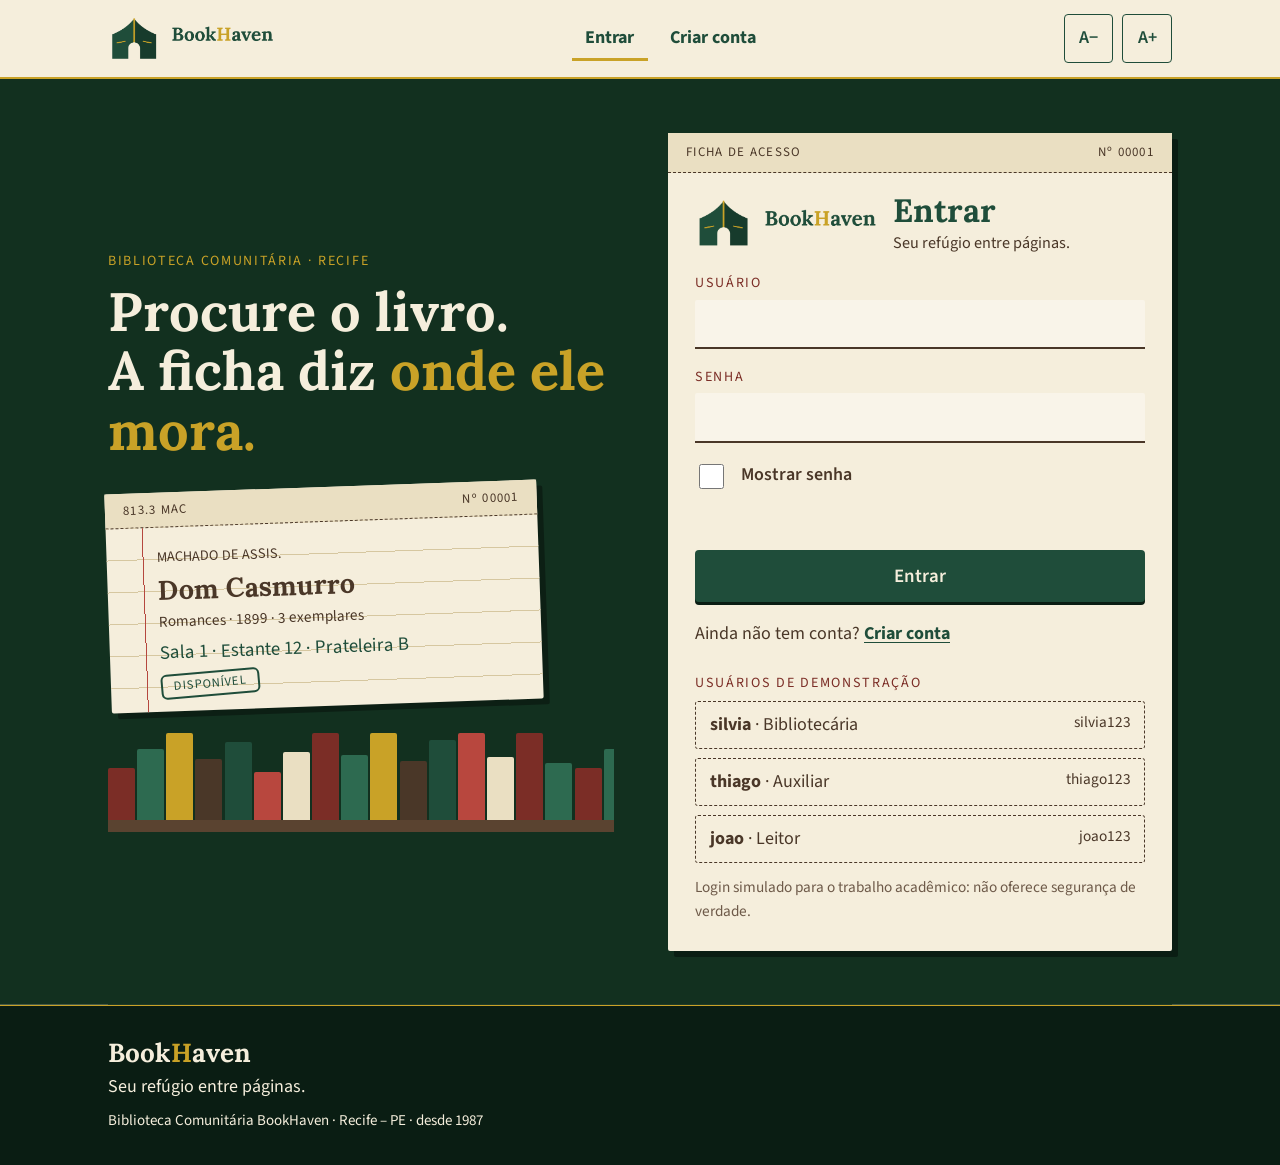
<file: index.html>
<!DOCTYPE html>
<html lang="pt-BR">
<head>
  <meta charset="UTF-8">
  <meta name="viewport" content="width=device-width, initial-scale=1">
  <title>BookHaven – Catálogo de Biblioteca</title>
  <meta name="description" content="BookHaven: seu refúgio entre páginas. Encontre livros, saiba se estão disponíveis e onde ficam.">

  <link rel="preconnect" href="https://fonts.googleapis.com">
  <link rel="preconnect" href="https://fonts.gstatic.com" crossorigin>

  <link rel="stylesheet" media="print" onload="this.media='all'"
        href="https://fonts.googleapis.com/css2?family=Lora:ital,wght@0,700;1,700&family=Source+Sans+3:wght@400;600;700&display=swap">
  <noscript><link rel="stylesheet" href="https://fonts.googleapis.com/css2?family=Lora:ital,wght@0,700;1,700&family=Source+Sans+3:wght@400;600;700&display=swap"></noscript>

  <link rel="icon" type="image/png" href="logo-6-bookhaven.png">
  <link rel="stylesheet" href="css/variables.css">
  <link rel="stylesheet" href="css/base.css">
  <link rel="stylesheet" href="css/components.css">
  <link rel="stylesheet" href="css/layout.css">
  <link rel="stylesheet" href="css/tema.css">
</head>
<body>
  <a class="pular-conteudo" href="#conteudo">Pular para o conteúdo</a>

  <div class="aviso-modulos" id="aviso-modulos" role="alert">
    <strong>Quase lá!</strong> Este navegador não permite abrir o sistema direto do arquivo.
    Abra pelo Firefox, ou rode um servidor simples na pasta
    (por exemplo: <code>python -m http.server</code>) e acesse <code>http://localhost:8000</code>.
  </div>

  <header class="cabecalho">
    <div class="container cabecalho-interno">
      <a class="logo" href="#inicio" aria-label="BookHaven – ir para o início">
        <img src="logo-6-bookhaven.png" alt="BookHaven" width="2375" height="694">
      </a>

      <nav class="navegacao" aria-label="Principal">
        <a href="#inicio" data-so-leitor>Início</a>
        <a href="#painel" data-so-equipe>Painel</a>
        <a href="#catalogo" data-so-logado>Catálogo</a>
        <a href="#gerenciar" data-so-equipe>Gerenciar</a>
        <a href="#entrar" data-so-visitante>Entrar</a>
        <a href="#cadastro" data-so-visitante>Criar conta</a>
      </nav>

      <div class="area-usuario" id="area-usuario"></div>

      <div class="controle-fonte" role="group" aria-label="Tamanho da letra">
        <button class="btn btn-secundario" type="button" data-fonte="diminuir" aria-label="Diminuir letras">A−</button>
        <button class="btn btn-secundario" type="button" data-fonte="aumentar" aria-label="Aumentar letras">A+</button>
      </div>
    </div>
  </header>

  <main class="container" id="conteudo" tabindex="-1">

    <section id="inicio" class="secao" aria-labelledby="titulo-inicio">
      <div class="faixa-escura heroi">
        <div class="heroi-texto">
          <p class="rotulo-mono rotulo-dourado">Biblioteca comunitária · Recife · desde 1987</p>
          <h1 class="heroi-slogan" id="titulo-inicio">Olá, <span id="saudacao-nome">leitor</span>. Seu <em>refúgio</em> entre páginas.</h1>
          <p class="heroi-lead">Diga o que você quer ler. A gente mostra se o livro está disponível e em qual estante ele mora.</p>
        </div>

        <div class="ficha-busca">
          <p class="rotulo-mono">Ficha de busca</p>
          <form class="busca-grande" id="form-busca-inicio" role="search">
            <span class="busca-icone" aria-hidden="true">🔍</span>
            <label for="busca-inicio" class="sr-only">Buscar por título, autor ou ISBN</label>
            <input class="busca-input" id="busca-inicio" type="search" autocomplete="off"
                   placeholder="Digite o título, o autor ou o ISBN…">
            <button class="btn btn-primario busca-botao" type="submit">Buscar</button>
          </form>
          <p class="heroi-ajuda">Ex.: “Dom Casmurro”, “Machado” ou “Jorge Amado”</p>

          <div class="resultados-busca" id="resultados-inicio" aria-live="polite" hidden></div>
        </div>
      </div>
      <div class="estante estante-larga" aria-hidden="true">
            <i style="--h:60%;--c:var(--bordo-encadernacao)"></i><i style="--h:82%;--c:#2D6A50"></i><i style="--h:100%;--c:var(--dourado-antigo)"></i><i style="--h:70%;--c:var(--marrom-cafe)"></i><i style="--h:90%;--c:var(--verde-biblioteca)"></i><i style="--h:55%;--c:#B8473E"></i><i style="--h:78%;--c:var(--pergaminho-2)"></i><i style="--h:100%;--c:var(--bordo-encadernacao)"></i><i style="--h:75%;--c:#2D6A50"></i><i style="--h:100%;--c:var(--dourado-antigo)"></i><i style="--h:68%;--c:var(--marrom-cafe)"></i><i style="--h:92%;--c:var(--verde-biblioteca)"></i><i style="--h:100%;--c:#B8473E"></i><i style="--h:72%;--c:var(--pergaminho-2)"></i><i style="--h:100%;--c:var(--bordo-encadernacao)"></i><i style="--h:65%;--c:#2D6A50"></i><i style="--h:60%;--c:var(--bordo-encadernacao)"></i><i style="--h:82%;--c:#2D6A50"></i><i style="--h:100%;--c:var(--dourado-antigo)"></i><i style="--h:70%;--c:var(--marrom-cafe)"></i><i style="--h:90%;--c:var(--verde-biblioteca)"></i><i style="--h:55%;--c:#B8473E"></i><i style="--h:78%;--c:var(--pergaminho-2)"></i><i style="--h:100%;--c:var(--bordo-encadernacao)"></i><i style="--h:75%;--c:#2D6A50"></i><i style="--h:100%;--c:var(--dourado-antigo)"></i><i style="--h:68%;--c:var(--marrom-cafe)"></i><i style="--h:92%;--c:var(--verde-biblioteca)"></i><i style="--h:100%;--c:#B8473E"></i><i style="--h:72%;--c:var(--pergaminho-2)"></i><i style="--h:100%;--c:var(--bordo-encadernacao)"></i><i style="--h:65%;--c:#2D6A50"></i><i style="--h:60%;--c:var(--bordo-encadernacao)"></i><i style="--h:82%;--c:#2D6A50"></i><i style="--h:100%;--c:var(--dourado-antigo)"></i><i style="--h:70%;--c:var(--marrom-cafe)"></i><i style="--h:90%;--c:var(--verde-biblioteca)"></i><i style="--h:55%;--c:#B8473E"></i><i style="--h:78%;--c:var(--pergaminho-2)"></i><i style="--h:100%;--c:var(--bordo-encadernacao)"></i><i style="--h:75%;--c:#2D6A50"></i><i style="--h:100%;--c:var(--dourado-antigo)"></i><i style="--h:68%;--c:var(--marrom-cafe)"></i><i style="--h:92%;--c:var(--verde-biblioteca)"></i><i style="--h:100%;--c:#B8473E"></i><i style="--h:72%;--c:var(--pergaminho-2)"></i><i style="--h:100%;--c:var(--bordo-encadernacao)"></i><i style="--h:65%;--c:#2D6A50"></i>
          </div>

      <section class="bloco-tela" aria-labelledby="titulo-categorias">
        <p class="rotulo-mono">Navegue por assunto</p>
        <h2 id="titulo-categorias">Abra uma gaveta do acervo</h2>
        <div class="chips" id="chips"></div>
      </section>

      <section class="bloco-tela" aria-labelledby="titulo-resumo">
        <h2 id="titulo-resumo">O acervo em números</h2>
        <div class="grade-resumo" id="resumo"></div>
      </section>

      <section class="bloco-tela" aria-labelledby="titulo-novidades">
        <h2 id="titulo-novidades">Novidades na estante</h2>
        <div class="faixa" id="faixa-novidades"></div>
      </section>

      <section class="bloco-tela" aria-labelledby="titulo-raras">
        <p class="rotulo-mono">Só para consulta na sala</p>
        <h2 id="titulo-raras">Obras raras</h2>
        <div class="faixa" id="faixa-raras"></div>
      </section>
    </section>

    <section id="catalogo" class="secao" aria-labelledby="titulo-catalogo">
      <div class="secao-cabecalho">
        <p class="rotulo-mono">Catálogo</p>
        <h1 id="titulo-catalogo">Todas as capas do acervo</h1>
        <p>Encontre livros, veja se estão disponíveis e onde ficam.</p>
      </div>

      <div class="filtros cartao">
        <div class="campo">
          <label for="busca-catalogo">Buscar</label>
          <input class="input" id="busca-catalogo" type="search" autocomplete="off" placeholder="Título, autor ou ISBN">
        </div>
        <div class="campo">
          <label for="filtro-categoria">Categoria</label>
          <select class="select" id="filtro-categoria"></select>
        </div>
        <div class="campo">
          <label for="filtro-status">Status</label>
          <select class="select" id="filtro-status"></select>
        </div>
        <div class="campo">
          <label for="ordem">Ordenar por</label>
          <select class="select" id="ordem">
            <option value="titulo-asc">Título (A–Z)</option>
            <option value="titulo-desc">Título (Z–A)</option>
            <option value="autor-asc">Autor (A–Z)</option>
            <option value="ano-asc">Ano (mais antigos)</option>
            <option value="ano-desc">Ano (mais recentes)</option>
            <option value="criadoEm-desc">Cadastrados recentemente</option>
          </select>
        </div>
      </div>

      <div class="barra-resultado">
        <p class="contador" id="contador" aria-live="polite"></p>
        <button class="btn btn-secundario btn-pequeno" id="limpar-filtros" type="button" hidden>Limpar busca e filtros</button>
      </div>

      <div class="grade-capas" id="grade-livros"></div>
      <div class="mais-livros">
        <button class="btn btn-secundario" id="mostrar-mais" type="button" hidden>Mostrar mais livros</button>
      </div>
    </section>

    <section id="entrar" class="secao secao-escura" aria-labelledby="titulo-entrar">
      <div class="palco">
        <div class="palco-texto">
          <p class="rotulo-mono rotulo-dourado">Biblioteca comunitária · Recife</p>
          <p class="palco-slogan" aria-hidden="true">Procure o livro.<br>A ficha diz <em>onde ele mora.</em></p>

          <div class="ficha-exemplo" aria-hidden="true">
            <div class="ficha-exemplo-topo"><span>813.3 MAC</span><span>Nº 00001</span></div>
            <div class="ficha-exemplo-corpo">
              <p class="ficha-exemplo-autor">Machado de Assis.</p>
              <p class="ficha-exemplo-titulo">Dom Casmurro</p>
              <p class="ficha-exemplo-meta">Romances · 1899 · 3 exemplares</p>
              <p class="ficha-exemplo-local">Sala 1 · Estante 12 · Prateleira B</p>
              <span class="carimbo carimbo-verde">Disponível</span>
            </div>
          </div>
          <div class="estante" aria-hidden="true">
            <i style="--h:60%;--c:var(--bordo-encadernacao)"></i><i style="--h:82%;--c:#2D6A50"></i><i style="--h:100%;--c:var(--dourado-antigo)"></i><i style="--h:70%;--c:var(--marrom-cafe)"></i><i style="--h:90%;--c:var(--verde-biblioteca)"></i><i style="--h:55%;--c:#B8473E"></i><i style="--h:78%;--c:var(--pergaminho-2)"></i><i style="--h:100%;--c:var(--bordo-encadernacao)"></i><i style="--h:75%;--c:#2D6A50"></i><i style="--h:100%;--c:var(--dourado-antigo)"></i><i style="--h:68%;--c:var(--marrom-cafe)"></i><i style="--h:92%;--c:var(--verde-biblioteca)"></i><i style="--h:100%;--c:#B8473E"></i><i style="--h:72%;--c:var(--pergaminho-2)"></i><i style="--h:100%;--c:var(--bordo-encadernacao)"></i><i style="--h:65%;--c:#2D6A50"></i><i style="--h:60%;--c:var(--bordo-encadernacao)"></i><i style="--h:82%;--c:#2D6A50"></i><i style="--h:100%;--c:var(--dourado-antigo)"></i><i style="--h:70%;--c:var(--marrom-cafe)"></i><i style="--h:90%;--c:var(--verde-biblioteca)"></i><i style="--h:55%;--c:#B8473E"></i><i style="--h:78%;--c:var(--pergaminho-2)"></i><i style="--h:100%;--c:var(--bordo-encadernacao)"></i><i style="--h:75%;--c:#2D6A50"></i><i style="--h:100%;--c:var(--dourado-antigo)"></i><i style="--h:68%;--c:var(--marrom-cafe)"></i><i style="--h:92%;--c:var(--verde-biblioteca)"></i><i style="--h:100%;--c:#B8473E"></i><i style="--h:72%;--c:var(--pergaminho-2)"></i><i style="--h:100%;--c:var(--bordo-encadernacao)"></i><i style="--h:65%;--c:#2D6A50"></i><i style="--h:60%;--c:var(--bordo-encadernacao)"></i><i style="--h:82%;--c:#2D6A50"></i><i style="--h:100%;--c:var(--dourado-antigo)"></i><i style="--h:70%;--c:var(--marrom-cafe)"></i><i style="--h:90%;--c:var(--verde-biblioteca)"></i><i style="--h:55%;--c:#B8473E"></i><i style="--h:78%;--c:var(--pergaminho-2)"></i><i style="--h:100%;--c:var(--bordo-encadernacao)"></i><i style="--h:75%;--c:#2D6A50"></i><i style="--h:100%;--c:var(--dourado-antigo)"></i><i style="--h:68%;--c:var(--marrom-cafe)"></i><i style="--h:92%;--c:var(--verde-biblioteca)"></i><i style="--h:100%;--c:#B8473E"></i><i style="--h:72%;--c:var(--pergaminho-2)"></i><i style="--h:100%;--c:var(--bordo-encadernacao)"></i><i style="--h:65%;--c:#2D6A50"></i>
          </div>
        </div>

        <div class="entrar-caixa ficha-papel">
          <div class="ficha-papel-topo"><span>Ficha de acesso</span><span>Nº 00001</span></div>
          <div class="ficha-papel-corpo">
            <div class="marca-titulo">
              <img class="marca-logo" src="logo-6-bookhaven.png" alt="BookHaven" width="2375" height="694">
              <div>
                <h1 id="titulo-entrar">Entrar</h1>
                <p class="marca-sub">Seu refúgio entre páginas.</p>
              </div>
            </div>

            <form id="form-entrar" novalidate>
              <div class="campo">
                <label for="entrar-usuario">Usuário</label>
                <input class="input" id="entrar-usuario" name="usuario" type="text" autocomplete="username"
                       autocapitalize="none" spellcheck="false" aria-required="true" aria-describedby="erro-entrar">
              </div>
              <div class="campo">
                <label for="entrar-senha">Senha</label>
                <input class="input" id="entrar-senha" name="senha" type="password" autocomplete="current-password"
                       aria-required="true" aria-describedby="erro-entrar">
              </div>
              <label class="campo-check">
                <input type="checkbox" id="mostrar-senha">
                <span>Mostrar senha</span>
              </label>
              <p class="erro-geral" id="erro-entrar" role="alert"></p>
              <button class="btn btn-primario btn-grande btn-bloco" type="submit">Entrar</button>
            </form>

            <div id="entrar-logado" hidden>
              <p id="entrar-logado-texto"></p>
              <div class="acoes-entrar">
                <a class="btn btn-primario" href="#inicio">Ir para o Início</a>
                <button class="btn btn-secundario" type="button" data-sair>Sair</button>
              </div>
            </div>

            <p class="link-troca">Ainda não tem conta? <a href="#cadastro">Criar conta</a></p>

            <div class="demo-usuarios">
              <h2>Usuários de demonstração</h2>
              <ul id="lista-demo"></ul>
              <p class="ajuda">Login simulado para o trabalho acadêmico: não oferece segurança de verdade.</p>
            </div>
          </div>
        </div>
      </div>
    </section>

    <section id="cadastro" class="secao secao-escura" aria-labelledby="titulo-cadastro">
      <div class="palco">
        <div class="palco-texto">
          <p class="rotulo-mono rotulo-dourado">Biblioteca comunitária · Recife</p>
          <p class="palco-slogan" aria-hidden="true">Procure o livro.<br>A ficha diz <em>onde ele mora.</em></p>

          <div class="ficha-exemplo" aria-hidden="true">
            <div class="ficha-exemplo-topo"><span>813.3 MAC</span><span>Nº 00001</span></div>
            <div class="ficha-exemplo-corpo">
              <p class="ficha-exemplo-autor">Machado de Assis.</p>
              <p class="ficha-exemplo-titulo">Dom Casmurro</p>
              <p class="ficha-exemplo-meta">Romances · 1899 · 3 exemplares</p>
              <p class="ficha-exemplo-local">Sala 1 · Estante 12 · Prateleira B</p>
              <span class="carimbo carimbo-verde">Disponível</span>
            </div>
          </div>
          <div class="estante" aria-hidden="true">
            <i style="--h:60%;--c:var(--bordo-encadernacao)"></i><i style="--h:82%;--c:#2D6A50"></i><i style="--h:100%;--c:var(--dourado-antigo)"></i><i style="--h:70%;--c:var(--marrom-cafe)"></i><i style="--h:90%;--c:var(--verde-biblioteca)"></i><i style="--h:55%;--c:#B8473E"></i><i style="--h:78%;--c:var(--pergaminho-2)"></i><i style="--h:100%;--c:var(--bordo-encadernacao)"></i><i style="--h:75%;--c:#2D6A50"></i><i style="--h:100%;--c:var(--dourado-antigo)"></i><i style="--h:68%;--c:var(--marrom-cafe)"></i><i style="--h:92%;--c:var(--verde-biblioteca)"></i><i style="--h:100%;--c:#B8473E"></i><i style="--h:72%;--c:var(--pergaminho-2)"></i><i style="--h:100%;--c:var(--bordo-encadernacao)"></i><i style="--h:65%;--c:#2D6A50"></i><i style="--h:60%;--c:var(--bordo-encadernacao)"></i><i style="--h:82%;--c:#2D6A50"></i><i style="--h:100%;--c:var(--dourado-antigo)"></i><i style="--h:70%;--c:var(--marrom-cafe)"></i><i style="--h:90%;--c:var(--verde-biblioteca)"></i><i style="--h:55%;--c:#B8473E"></i><i style="--h:78%;--c:var(--pergaminho-2)"></i><i style="--h:100%;--c:var(--bordo-encadernacao)"></i><i style="--h:75%;--c:#2D6A50"></i><i style="--h:100%;--c:var(--dourado-antigo)"></i><i style="--h:68%;--c:var(--marrom-cafe)"></i><i style="--h:92%;--c:var(--verde-biblioteca)"></i><i style="--h:100%;--c:#B8473E"></i><i style="--h:72%;--c:var(--pergaminho-2)"></i><i style="--h:100%;--c:var(--bordo-encadernacao)"></i><i style="--h:65%;--c:#2D6A50"></i><i style="--h:60%;--c:var(--bordo-encadernacao)"></i><i style="--h:82%;--c:#2D6A50"></i><i style="--h:100%;--c:var(--dourado-antigo)"></i><i style="--h:70%;--c:var(--marrom-cafe)"></i><i style="--h:90%;--c:var(--verde-biblioteca)"></i><i style="--h:55%;--c:#B8473E"></i><i style="--h:78%;--c:var(--pergaminho-2)"></i><i style="--h:100%;--c:var(--bordo-encadernacao)"></i><i style="--h:75%;--c:#2D6A50"></i><i style="--h:100%;--c:var(--dourado-antigo)"></i><i style="--h:68%;--c:var(--marrom-cafe)"></i><i style="--h:92%;--c:var(--verde-biblioteca)"></i><i style="--h:100%;--c:#B8473E"></i><i style="--h:72%;--c:var(--pergaminho-2)"></i><i style="--h:100%;--c:var(--bordo-encadernacao)"></i><i style="--h:65%;--c:#2D6A50"></i>
          </div>
        </div>

        <div class="entrar-caixa ficha-papel">
          <div class="ficha-papel-topo"><span>Nova ficha de leitor</span><span>Nº 4003</span></div>
          <div class="ficha-papel-corpo">
            <h1 id="titulo-cadastro">Criar conta</h1>
            <p class="ajuda-topo">Depois do cadastro, você volta para a tela de login.</p>

        <form id="form-cadastro" novalidate>
          <div class="campo">
            <label for="cad-nome">Nome</label>
            <input class="input" id="cad-nome" name="nome" type="text" autocomplete="name" maxlength="60"
                   aria-required="true" aria-describedby="erro-cadastro">
          </div>
          <div class="campo">
            <label for="cad-usuario">Usuário</label>
            <input class="input" id="cad-usuario" name="usuario" type="text" autocomplete="username"
                   autocapitalize="none" spellcheck="false" maxlength="20" aria-required="true"
                   aria-describedby="ajuda-usuario erro-cadastro">
            <span class="ajuda" id="ajuda-usuario">De 3 a 20 caracteres: letras sem acento, números, ponto, hífen ou sublinhado.</span>
          </div>
          <div class="campo">
            <label for="cad-senha">Senha</label>
            <input class="input" id="cad-senha" name="senha" type="password" autocomplete="new-password"
                   aria-required="true" aria-describedby="ajuda-senha erro-cadastro">
            <span class="ajuda" id="ajuda-senha">Pelo menos 6 caracteres.</span>
          </div>
          <div class="campo">
            <label for="cad-confirmar">Repita a senha</label>
            <input class="input" id="cad-confirmar" name="confirmar" type="password" autocomplete="new-password"
                   aria-required="true" aria-describedby="erro-cadastro">
          </div>
          <label class="campo-check">
            <input type="checkbox" id="mostrar-senha-cadastro">
            <span>Mostrar senhas</span>
          </label>
          <ul class="erro-lista" id="erro-cadastro" role="alert"></ul>
          <div class="acoes-entrar">
            <button class="btn btn-primario btn-grande btn-bloco" type="submit">Criar minha conta</button>
            <a class="link-voltar" href="#entrar">← Voltar ao login</a>
          </div>
        </form>
            <p class="ajuda nota-demo">Cadastro simulado para o trabalho acadêmico: as contas ficam só neste navegador.</p>
          </div>
        </div>
      </div>
    </section>

    <section id="painel" class="secao" aria-labelledby="titulo-painel">
      <div class="faixa-escura painel-topo">
        <div class="painel-topo-linha">
          <div>
            <p class="rotulo-mono rotulo-dourado">Painel da equipe</p>
            <h1 id="titulo-painel">Bom trabalho, <span id="painel-nome">equipe</span>.</h1>
            <p id="painel-saudacao"></p>
          </div>
          <div class="painel-acoes">
            <button type="button" class="btn btn-dourado" id="painel-novo">+ Cadastrar livro</button>
            <button type="button" class="btn btn-contorno" id="painel-perdidos">Conferir perdidos</button>
            <button type="button" class="btn btn-contorno" id="painel-exportar">Exportar inventário</button>
          </div>
        </div>
        <h2 class="sr-only">Visão geral do acervo</h2>
        <div class="grade-resumo" id="painel-resumo"></div>
      </div>

      <div class="painel-grade">
        <section class="cartao painel-bloco" aria-labelledby="titulo-atencao">
          <h2 id="titulo-atencao">Precisa de atenção: perdidos</h2>
          <ul class="lista-painel" id="painel-atencao"></ul>
        </section>

        <section class="cartao painel-bloco" aria-labelledby="titulo-categorias">
          <h2 id="titulo-categorias">Acervo por categoria</h2>
          <div id="painel-categorias"></div>
        </section>

        <section class="cartao painel-bloco" aria-labelledby="titulo-atividade">
          <h2 id="titulo-atividade">Atividade recente da equipe</h2>
          <ul class="lista-painel" id="painel-atividade"></ul>
        </section>
      </div>

      <section class="cartao painel-bloco" aria-labelledby="titulo-situacao">
        <h2 id="titulo-situacao">Situação do acervo</h2>
        <ul class="barras" id="painel-barras"></ul>
      </section>

      <section class="cartao painel-bloco" id="painel-contas-bloco" aria-labelledby="titulo-contas" hidden>
        <h2 id="titulo-contas">Contas e perfis</h2>
        <p>Defina quem é <strong>Leitor</strong> (só consulta) ou <strong>Auxiliar</strong> (ajuda no cadastro e na conferência).</p>
        <div id="painel-contas"></div>
      </section>
    </section>

    <section id="gerenciar" class="secao" aria-labelledby="titulo-gerenciar">
      <div class="secao-cabecalho">
        <p class="rotulo-mono">Gerenciar acervo</p>
        <h1 id="titulo-gerenciar">Tabela do acervo</h1>
        <p id="resumo-gerenciar"></p>
        <p class="nota-perfil" id="nota-perfil"></p>
      </div>

      <div class="ferramentas">
        <button class="btn btn-primario btn-grande" id="novo-livro" type="button">+ Novo livro</button>
        <div class="ferramentas-extra">
          <button class="btn btn-secundario btn-pequeno" id="exportar" type="button">Exportar JSON</button>
          <button class="btn btn-secundario btn-pequeno" id="importar" type="button">Importar JSON</button>
          <button class="btn btn-secundario btn-pequeno" id="restaurar" type="button">Restaurar dados de exemplo</button>
          <input type="file" id="arquivo-importar" accept=".json,application/json" aria-label="Escolher arquivo JSON para importar" hidden>
        </div>
      </div>

      <div class="filtros-gerenciar cartao">
        <div class="campo">
          <label for="busca-gerenciar">Buscar</label>
          <input class="input" id="busca-gerenciar" type="search" autocomplete="off" placeholder="Título, autor ou ISBN">
        </div>
        <div class="campo">
          <label for="filtro-status-gerenciar">Status</label>
          <select class="select" id="filtro-status-gerenciar"></select>
        </div>
      </div>

      <p class="contador" id="contador-gerenciar" aria-live="polite"></p>
      <div class="tabela-wrap" id="tabela-gerenciar"></div>
    </section>

  </main>

  <footer class="rodape">
    <div class="container">
      <p class="slogan">Book<span>H</span>aven</p>
      <p>Seu refúgio entre páginas.</p>
      <p><small>Biblioteca Comunitária BookHaven · Recife – PE · desde 1987</small></p>
    </div>
  </footer>

  <dialog class="modal modal-ficha" id="modal-ficha" aria-labelledby="ficha-titulo">
    <div id="ficha-conteudo"></div>
  </dialog>

  <dialog class="modal modal-formulario" id="modal-formulario" aria-labelledby="formulario-titulo" data-nao-fechar-no-fundo>
    <form id="formulario-livro" novalidate></form>
  </dialog>

  <dialog class="modal modal-confirmar" id="modal-confirmar" aria-labelledby="confirmar-titulo">
    <form method="dialog">
      <div class="modal-corpo">
        <h2 class="modal-titulo" id="confirmar-titulo"></h2>
        <p id="confirmar-mensagem"></p>
      </div>
      <div class="modal-acoes">
        <button class="btn btn-secundario" value="nao" autofocus>Cancelar</button>
        <button class="btn btn-perigo" value="sim" data-confirmar-sim>Confirmar</button>
      </div>
    </form>
  </dialog>

  <script type="module" src="js/main.js"></script>
  <script>
    window.addEventListener('load', () => {
      setTimeout(() => {
        if (document.documentElement.dataset.js !== 'ok') {
          document.getElementById('aviso-modulos').classList.add('visivel');
          document.getElementById('inicio').classList.add('ativa');
        }
      }, 300);
    });
  </script>
</body>
</html>
</file>
<file: css/variables.css>
:root {

  --verde-biblioteca: #1F4D3A;
  --bordo-encadernacao: #7B2D26;
  --dourado-antigo: #C9A227;
  --pergaminho: #F5EEDC;
  --marrom-cafe: #4A3728;

  --verde-escuro: #163829;
  --verde-suave: #E2EDE6;
  --bordo-escuro: #5E211C;
  --bordo-suave: #F3DFDC;
  --dourado-suave: #F6EBC3;
  --superficie: #FBF6E8;
  --pergaminho-2: #EADFC2;
  --verde-fundo: #12301F;
  --verde-profundo: #0A1D13;
  --gaveta: #5A4330;
  --gaveta-borda: #3B2A1D;
  --linha-ficha: #D6C7A0;
  --margem-ficha: #B5473E;
  --borda: #DCCFB0;
  --borda-campo: #85704F;
  --texto-suave: #6E5A49;

  --fonte-titulo: "Lora", Georgia, "Times New Roman", serif;
  --fonte-ficha: "Source Sans 3", system-ui, -apple-system, "Segoe UI", sans-serif;
  --fonte-texto: "Source Sans 3", system-ui, -apple-system, "Segoe UI", sans-serif;

  --tamanho-base: 18px;

  --espaco-1: 0.25rem;
  --espaco-2: 0.5rem;
  --espaco-3: 0.75rem;
  --espaco-4: 1rem;
  --espaco-5: 1.5rem;
  --espaco-6: 2rem;
  --espaco-7: 3rem;

  --raio-pequeno: 8px;
  --raio: 14px;
  --raio-grande: 22px;
  --sombra-suave: 0 2px 8px rgb(74 55 40 / 0.10);
  --sombra-media: 0 8px 24px rgb(74 55 40 / 0.16);

  --transicao: 0.18s ease;

  --largura-max: 1100px;
}

@media (prefers-contrast: more) {
  :root {
    --texto-suave: var(--marrom-cafe);
    --borda: #85704F;
    --borda-campo: #4A3728;
  }
}
</file>
<file: css/base.css>
*,
*::before,
*::after {
  box-sizing: border-box;
}

html {

  font-size: var(--tamanho-base);
  -webkit-text-size-adjust: 100%;
}

body {
  margin: 0;
  min-height: 100vh;
  font-family: var(--fonte-texto);
  line-height: 1.55;
  color: var(--marrom-cafe);
  background: var(--pergaminho);
}

h1, h2, h3, h4 {
  margin: 0 0 var(--espaco-3);
  font-family: var(--fonte-titulo);
  font-weight: 700;
  line-height: 1.2;
  color: var(--verde-biblioteca);
}

h1 { font-size: 2rem; }
h2 { font-size: 1.6rem; }
h3 { font-size: 1.25rem; }

p { margin: 0 0 var(--espaco-4); }

a {
  color: var(--verde-biblioteca);
  text-underline-offset: 3px;
}

img { max-width: 100%; display: block; }

button, input, select, textarea { font: inherit; color: inherit; }

:focus-visible {
  outline: 3px solid var(--dourado-antigo);
  outline-offset: 2px;
}

.sr-only {
  position: absolute;
  width: 1px;
  height: 1px;
  overflow: hidden;
  clip: rect(0 0 0 0);
  white-space: nowrap;
}

@media (prefers-reduced-motion: reduce) {
  *, *::before, *::after {
    transition: none !important;
    animation: none !important;
  }
}

[hidden] { display: none !important; }

[tabindex="-1"]:focus { outline: none; }

.pular-conteudo {
  position: absolute;
  top: var(--espaco-3);
  left: var(--espaco-3);
  transform: translateY(-300%);
  z-index: 2000;
  padding: var(--espaco-3) var(--espaco-5);
  border-radius: var(--raio);
  background: var(--verde-biblioteca);
  color: #fff;
  font-weight: 700;
  text-decoration: none;
  transition: transform var(--transicao);
}
.pular-conteudo:focus { transform: none; }
</file>
<file: css/components.css>
.btn {
  display: inline-flex;
  align-items: center;
  justify-content: center;
  gap: var(--espaco-2);
  min-height: 2.75rem;
  padding: var(--espaco-2) var(--espaco-5);
  border: 2px solid transparent;
  border-radius: var(--raio);
  font-weight: 600;
  text-decoration: none;
  cursor: pointer;
  transition: background var(--transicao), transform var(--transicao),
              box-shadow var(--transicao);
}
.btn:hover { transform: translateY(-1px); box-shadow: var(--sombra-suave); }
.btn:active { transform: translateY(0); }
.btn:disabled { opacity: 0.5; cursor: not-allowed; transform: none; box-shadow: none; }

.btn-primario { background: var(--verde-biblioteca); color: #fff; }
.btn-primario:hover { background: var(--verde-escuro); }

.btn-secundario {
  background: transparent;
  color: var(--verde-biblioteca);
  border-color: var(--verde-biblioteca);
}
.btn-secundario:hover { background: var(--verde-suave); }

.btn-perigo { background: var(--bordo-encadernacao); color: #fff; }
.btn-perigo:hover { background: var(--bordo-escuro); }

.btn-pequeno { min-height: 2.25rem; padding: var(--espaco-1) var(--espaco-3); font-size: 0.9rem; }

.campo { display: flex; flex-direction: column; gap: var(--espaco-1); margin-bottom: var(--espaco-4); }
.campo label { font-weight: 600; }
.campo .ajuda { font-size: 0.85rem; color: var(--texto-suave); }

.input,
.select,
.textarea {
  width: 100%;
  min-height: 2.75rem;
  padding: var(--espaco-2) var(--espaco-3);
  background: var(--superficie);
  border: 2px solid var(--borda-campo);
  border-radius: var(--raio-pequeno);
  transition: border-color var(--transicao), box-shadow var(--transicao);
}
.textarea { min-height: 6rem; resize: vertical; }
.input:hover, .select:hover, .textarea:hover { border-color: var(--verde-biblioteca); }
.input::placeholder, .busca-input::placeholder { color: var(--texto-suave); opacity: 1; }

.input:focus, .select:focus, .textarea:focus { border-color: var(--verde-biblioteca); }

.campo.invalido .input,
.campo.invalido .select { border-color: var(--bordo-encadernacao); }
.campo .erro { display: none; font-size: 0.85rem; color: var(--bordo-encadernacao); font-weight: 600; }
.campo.invalido .erro { display: block; }

.badge {
  display: inline-flex;
  align-items: center;
  gap: var(--espaco-2);
  padding: 0.15rem 0.7rem;
  border-radius: 999px;
  font-size: 0.85rem;
  font-weight: 700;
  white-space: nowrap;
}

.badge::before {
  content: "";
  width: 0.55rem;
  height: 0.55rem;
  border-radius: 50%;
  background: currentColor;
}
.badge-disponivel { background: var(--verde-suave); color: var(--verde-biblioteca); }
.badge-emprestado { background: var(--dourado-suave); color: #7A5F0A; }
.badge-perdido    { background: var(--bordo-suave); color: var(--bordo-encadernacao); }

.selo-raro {
  display: inline-flex;
  align-items: center;
  gap: var(--espaco-1);
  padding: 0.15rem 0.7rem;
  border-radius: 999px;
  font-size: 0.8rem;
  font-weight: 700;
  letter-spacing: 0.03em;
  text-transform: uppercase;
  color: #4A3728;
  background: linear-gradient(135deg, #E6C65A, var(--dourado-antigo) 55%, #A9831A);
  box-shadow: 0 1px 3px rgb(74 55 40 / 0.3);
}
.selo-raro::before { content: "★"; }

.cartao {
  background: var(--superficie);
  border: 1px solid var(--borda);
  border-radius: var(--raio);
  box-shadow: var(--sombra-suave);
  padding: var(--espaco-5);
  transition: box-shadow var(--transicao), transform var(--transicao);
}

.capa {
  flex: none;
  position: relative;
  display: flex;
  flex-direction: column;
  justify-content: space-between;
  width: var(--capa-w, 6rem);
  aspect-ratio: 2 / 3;
  padding: var(--espaco-2);
  border-radius: 4px 10px 10px 4px;
  color: var(--pergaminho);
  text-align: center;
  box-shadow: var(--sombra-suave), inset 4px 0 0 rgb(0 0 0 / 0.25);
  overflow: hidden;
}
.capa::after {
  content: "";
  position: absolute;
  inset: 0.35rem 0.35rem 0.35rem 0.6rem;
  border: 1px solid rgb(201 162 39 / 0.7);
  border-radius: 2px 6px 6px 2px;
  pointer-events: none;
}
.capa-titulo {
  font-family: var(--fonte-titulo); font-weight: 700; line-height: 1.15;
  font-size: calc(var(--capa-w, 6rem) * 0.12);
  margin: auto 0; padding: 0 0.4rem;
  overflow-wrap: anywhere;
  display: -webkit-box; -webkit-line-clamp: 5; -webkit-box-orient: vertical; overflow: hidden;
}
.capa-autor { font-size: calc(var(--capa-w, 6rem) * 0.095); opacity: 0.9; padding: 0 0.4rem 0.3rem; }
.capa-verde   { background: linear-gradient(160deg, #2D6A50, var(--verde-biblioteca) 60%, var(--verde-escuro)); }

.capa-dourado { background: linear-gradient(160deg, #876A12, #7A5F10 55%, var(--marrom-cafe)); }

.modal {
  width: min(32rem, calc(100% - 2rem));
  padding: 0;
  border: none;
  border-radius: var(--raio-grande);
  background: var(--superficie);
  color: var(--marrom-cafe);
  box-shadow: var(--sombra-media);
}
.modal::backdrop { background: rgb(74 55 40 / 0.55); }
.modal[open] { animation: modal-entrar 0.2s ease; }
.modal-corpo { padding: var(--espaco-5); }
.modal-titulo { margin-bottom: var(--espaco-3); }
.modal-acoes {
  display: flex;
  justify-content: flex-end;
  flex-wrap: wrap;
  gap: var(--espaco-3);
  padding: var(--espaco-4) var(--espaco-5);
  border-top: 1px solid var(--borda);
  background: var(--pergaminho);
  border-radius: 0 0 var(--raio-grande) var(--raio-grande);
}
@keyframes modal-entrar {
  from { opacity: 0; transform: translateY(12px) scale(0.98); }
  to   { opacity: 1; transform: none; }
}

.toast-area {
  position: fixed;
  right: var(--espaco-4);
  bottom: var(--espaco-4);
  left: var(--espaco-4);
  z-index: 1000;
  display: flex;
  flex-direction: column;
  align-items: flex-end;
  gap: var(--espaco-3);
  pointer-events: none;
}
.toast {
  max-width: 26rem;
  padding: var(--espaco-3) var(--espaco-4);
  border-radius: var(--raio);
  border-left: 6px solid var(--dourado-antigo);
  background: var(--verde-biblioteca);
  color: #fff;
  font-weight: 600;
  box-shadow: var(--sombra-media);
  animation: toast-entrar 0.25s ease;
  pointer-events: auto;
}
.toast-erro { background: var(--bordo-encadernacao); }
.toast-saindo { opacity: 0; transform: translateY(8px); transition: opacity 0.25s, transform 0.25s; }
@keyframes toast-entrar {
  from { opacity: 0; transform: translateY(12px); }
  to   { opacity: 1; transform: none; }
}

.estado-vazio {
  display: flex;
  flex-direction: column;
  align-items: center;
  gap: var(--espaco-3);
  padding: var(--espaco-7) var(--espaco-5);
  text-align: center;
  background: var(--superficie);
  border: 2px dashed var(--borda);
  border-radius: var(--raio-grande);
}
.estado-vazio .icone { font-size: 3rem; line-height: 1; }
.estado-vazio h3 { margin: 0; }
.estado-vazio p { margin: 0; max-width: 30rem; color: var(--texto-suave); }

.capa-marrom { background: linear-gradient(160deg, #6B4F3A, var(--marrom-cafe) 60%, #2E2118); }

.capa-rara { box-shadow: 0 0 0 2px var(--dourado-antigo), var(--sombra-media), inset 4px 0 0 rgb(0 0 0 / 0.25); }

.capa-indisponivel { filter: grayscale(0.8) opacity(0.75); }

@keyframes item-entrar {
  from { opacity: 0; transform: translateY(10px); }
  to   { opacity: 1; transform: none; }
}

.item-livro {
  display: flex;
  flex-direction: column;
  align-items: center;
  gap: var(--espaco-2);
  width: 100%;
  padding: var(--espaco-3) var(--espaco-2);
  background: transparent;
  border: 2px solid transparent;
  border-radius: var(--raio);
  text-align: center;
  cursor: pointer;
  animation: item-entrar 0.35s ease both;
  animation-delay: calc(min(var(--i, 0), 12) * 35ms);
  transition: transform var(--transicao), background var(--transicao), box-shadow var(--transicao);
}
.item-livro:hover { background: var(--superficie); box-shadow: var(--sombra-suave); transform: translateY(-4px); }
.item-titulo { font-family: var(--fonte-titulo); font-weight: 700; line-height: 1.2; color: var(--verde-biblioteca); }
.item-autor { font-size: 0.9rem; color: var(--texto-suave); }
.item-livro .marcas { display: flex; flex-wrap: wrap; justify-content: center; gap: var(--espaco-1); }

.busca-grande {
  display: flex;
  align-items: center;
  gap: var(--espaco-2);
  width: 100%;
  max-width: 46rem;
  margin-inline: auto;
  padding: var(--espaco-2);
  background: #fff;
  border: 3px solid var(--verde-biblioteca);
  border-radius: 999px;
  box-shadow: var(--sombra-media);
  transition: border-color var(--transicao), box-shadow var(--transicao);
}

.busca-grande:focus-within {
  border-color: var(--dourado-antigo);
  box-shadow: 0 0 0 5px rgb(201 162 39 / 0.35), var(--sombra-media);
}
.busca-icone { padding-left: var(--espaco-3); font-size: 1.5rem; line-height: 1; }
.busca-input {
  flex: 1;
  min-width: 0;
  padding: var(--espaco-3) var(--espaco-2);
  border: none;
  background: transparent;
  font-size: 1.3rem;
}
.busca-input:focus { outline: none; }
.busca-botao { min-height: 3.25rem; padding-inline: var(--espaco-6); border-radius: 999px; }

.resultados-busca { width: 100%; max-width: 46rem; margin: var(--espaco-4) auto 0; text-align: left; }
.resultados-info { margin: 0 0 var(--espaco-3); text-align: center; font-weight: 600; color: var(--texto-suave); }
.lista-resultados { display: grid; gap: var(--espaco-3); margin-bottom: var(--espaco-3); }
.resultado-busca {
  display: flex;
  align-items: center;
  gap: var(--espaco-4);
  width: 100%;
  padding: var(--espaco-3);
  background: var(--superficie);
  border: 1px solid var(--borda);
  border-radius: var(--raio);
  text-align: left;
  cursor: pointer;
  animation: item-entrar 0.3s ease both;
  animation-delay: calc(min(var(--i, 0), 12) * 40ms);
  transition: transform var(--transicao), box-shadow var(--transicao), border-color var(--transicao);
}
.resultado-busca:hover { border-color: var(--verde-biblioteca); box-shadow: var(--sombra-media); transform: translateX(4px); }
.resultado-busca .info { display: flex; flex-direction: column; gap: var(--espaco-1); min-width: 0; }
.resultado-busca .item-autor { font-size: 0.95rem; }
.resultado-busca .localizacao { font-weight: 600; }
.resultado-busca .marcas { display: flex; flex-wrap: wrap; gap: var(--espaco-2); }

.chip {
  display: inline-flex;
  align-items: center;
  gap: var(--espaco-2);
  min-height: 3.25rem;
  padding: var(--espaco-2) var(--espaco-5) var(--espaco-2) var(--espaco-3);
  background: var(--superficie);
  border: 2px solid var(--borda);
  border-radius: 999px;
  font-weight: 700;
  color: var(--verde-biblioteca);
  cursor: pointer;
  transition: background var(--transicao), color var(--transicao), border-color var(--transicao), transform var(--transicao);
}
.chip:hover { background: var(--verde-biblioteca); color: #fff; border-color: var(--verde-biblioteca); transform: translateY(-2px); }
.chip-icone { font-size: 1.5rem; line-height: 1; }

.cartao-resumo {
  display: flex;
  flex-direction: column;
  align-items: flex-start;
  gap: var(--espaco-1);
  padding: var(--espaco-4);
  background: var(--superficie);
  border: 1px solid var(--borda);
  border-top: 6px solid var(--cor);
  border-radius: var(--raio);
  box-shadow: var(--sombra-suave);
  text-align: left;
  cursor: pointer;
  transition: transform var(--transicao), box-shadow var(--transicao);
}
.cartao-resumo:hover { transform: translateY(-3px); box-shadow: var(--sombra-media); }
.resumo-numero { font-family: var(--fonte-titulo); font-size: 2.4rem; font-weight: 700; line-height: 1; color: var(--cor); }
.resumo-rotulo { font-weight: 600; }
.resumo-total      { --cor: var(--marrom-cafe); }
.resumo-disponivel { --cor: var(--verde-biblioteca); }
.resumo-emprestado { --cor: #7A5F0A; border-top-color: var(--dourado-antigo); }
.resumo-perdido    { --cor: var(--bordo-encadernacao); }

.faixa {
  display: flex;
  gap: var(--espaco-3);
  padding: var(--espaco-2) var(--espaco-1) var(--espaco-4);
  overflow-x: auto;
  scroll-snap-type: x proximity;
}
.faixa .item-livro { flex: none; width: 10.5rem; scroll-snap-align: start; }

.modal-ficha { width: min(40rem, calc(100% - 1.5rem)); max-height: calc(100vh - 1.5rem); }
.ficha { display: grid; gap: var(--espaco-5); padding: var(--espaco-5); }
.ficha-topo { display: flex; flex-direction: column; align-items: center; gap: var(--espaco-4); text-align: center; }
.ficha-titulo { margin: 0 0 var(--espaco-1); }
.ficha-autor { margin: 0 0 var(--espaco-3); font-size: 1.15rem; color: var(--texto-suave); }
.ficha-topo .marcas { display: flex; flex-wrap: wrap; justify-content: center; gap: var(--espaco-2); }

.localizacao-destaque {
  padding: var(--espaco-4) var(--espaco-5);
  border-radius: var(--raio);
  border-left: 8px solid var(--dourado-antigo);
  background: var(--verde-biblioteca);
  color: var(--pergaminho);
}
.localizacao-rotulo { margin: 0 0 var(--espaco-1); }
.localizacao-texto { margin: 0; font-family: var(--fonte-titulo); font-weight: 700; font-size: 1.8rem; line-height: 1.2; }
.caminho { display: flex; flex-wrap: wrap; gap: var(--espaco-2) var(--espaco-5); margin: var(--espaco-3) 0 0; padding: 0; list-style: none; font-size: 1.05rem; }
.caminho li { display: flex; align-items: center; gap: var(--espaco-2); }
.caminho-passo { display: inline-grid; flex: none; place-items: center; width: 1.9rem; height: 1.9rem; border-radius: 50%; background: var(--dourado-antigo); color: var(--verde-profundo); font-weight: 700; }
.localizacao-emprestado { background: var(--dourado-suave); color: var(--marrom-cafe); }
.localizacao-perdido { background: var(--superficie); color: var(--texto-suave); border: 2px dashed var(--borda); border-left: 8px solid var(--borda); }

.aviso { margin: 0; padding: var(--espaco-3) var(--espaco-4); border-radius: var(--raio); }
.aviso-perdido { background: var(--bordo-suave); border: 2px solid var(--bordo-encadernacao); color: var(--bordo-escuro); }
.aviso-rara { background: var(--dourado-suave); border: 2px solid var(--dourado-antigo); }

.ficha-dados { display: grid; grid-template-columns: max-content 1fr; gap: var(--espaco-2) var(--espaco-4); margin: 0; }
.ficha-dados dt { font-weight: 700; color: var(--texto-suave); }
.ficha-dados dd { margin: 0; overflow-wrap: anywhere; }
.ficha-acoes { display: flex; justify-content: flex-end; }

@media (min-width: 600px) {
  .ficha-topo { flex-direction: row; align-items: flex-start; text-align: left; }
  .ficha-topo .marcas { justify-content: flex-start; }
}
</file>
<file: css/layout.css>
.container {
  width: 100%;
  max-width: var(--largura-max);
  margin-inline: auto;
  padding-inline: var(--espaco-4);
}

.cabecalho {
  position: relative;
  z-index: 100;
  background: var(--superficie);
  border-bottom: 3px solid var(--dourado-antigo);
  box-shadow: var(--sombra-suave);
}
.cabecalho-interno {
  display: flex;
  flex-wrap: wrap;
  align-items: center;
  justify-content: space-between;
  gap: var(--espaco-3);
  padding-block: var(--espaco-3);
}
.logo img { height: 2.75rem; width: auto; }

.navegacao { display: flex; flex-wrap: wrap; gap: var(--espaco-2); order: 3; width: 100%; }
.navegacao a {
  flex: 1 1 auto;
  padding: var(--espaco-2);
  border-radius: var(--raio);
  text-align: center;
  font-weight: 700;
  text-decoration: none;
  color: var(--verde-biblioteca);
  transition: background var(--transicao), color var(--transicao);
}
.navegacao a:hover { background: var(--verde-suave); }

.navegacao a[aria-current="page"] { background: var(--verde-biblioteca); color: #fff; }

.controle-fonte { display: flex; align-items: center; gap: var(--espaco-2); }
.controle-fonte .btn { min-width: 2.75rem; padding-inline: var(--espaco-3); }

.secao { display: none; padding-block: var(--espaco-6); }
.secao.ativa { display: block; animation: secao-entrar 0.25s ease; }
@keyframes secao-entrar {
  from { opacity: 0; transform: translateY(6px); }
  to   { opacity: 1; transform: none; }
}
.secao-cabecalho { margin-bottom: var(--espaco-5); }
.secao-cabecalho p { color: var(--texto-suave); margin: 0; }

.rodape {
  margin-top: var(--espaco-7);
  padding-block: var(--espaco-5);
  background: var(--verde-biblioteca);
  color: var(--pergaminho);
  text-align: center;
  border-top: 3px solid var(--dourado-antigo);
}
.rodape p { margin: 0 0 var(--espaco-1); }
.rodape .slogan { font-family: var(--fonte-titulo); font-weight: 700; color: var(--dourado-antigo); font-size: 1.15rem; }
.rodape small { opacity: 0.85; }

.aviso-modulos {
  display: none;
  margin: var(--espaco-4);
  padding: var(--espaco-4);
  border-radius: var(--raio);
  background: var(--bordo-suave);
  border: 2px solid var(--bordo-encadernacao);
  color: var(--bordo-escuro);
}
.aviso-modulos.visivel { display: block; }

@media (min-width: 700px) {
  .navegacao { order: 0; width: auto; }
  .navegacao a { flex: none; padding-inline: var(--espaco-5); }
  .cabecalho { position: sticky; top: 0; }
}

.bloco-tela { margin-top: var(--espaco-7); }
.bloco-tela > h2 { margin-bottom: var(--espaco-4); }

.heroi {
  display: flex;
  flex-direction: column;
  align-items: center;
  gap: var(--espaco-4);
  padding: var(--espaco-6) var(--espaco-4);
  text-align: center;
  background: linear-gradient(180deg, var(--superficie), #FBF5E4);
  border: 1px solid var(--borda);
  border-bottom: 4px solid var(--dourado-antigo);
  border-radius: var(--raio-grande);
  box-shadow: var(--sombra-media);
}
.heroi-logo { width: min(100%, 24rem); height: auto; }
.heroi-slogan { margin: 0; font-size: 1.9rem; }
.heroi-ajuda { margin: 0; color: var(--texto-suave); }

.grade-resumo { display: grid; grid-template-columns: repeat(auto-fit, minmax(min(100%, 9rem), 1fr)); gap: var(--espaco-4); }

.filtros { display: grid; grid-template-columns: 1fr; gap: var(--espaco-3); margin-bottom: var(--espaco-4); padding: var(--espaco-4); }
.filtros .campo { margin: 0; }
.barra-resultado { display: flex; flex-wrap: wrap; align-items: center; justify-content: space-between; gap: var(--espaco-3); margin-bottom: var(--espaco-4); }
.contador { margin: 0; font-weight: 700; }

.mais-livros { display: flex; justify-content: center; margin-top: var(--espaco-5); }

.grade-capas { display: grid; grid-template-columns: repeat(auto-fill, minmax(8.5rem, 1fr)); gap: var(--espaco-3); }

@media (min-width: 700px) {
  .heroi { padding: var(--espaco-7) var(--espaco-6); }
  .heroi-slogan { font-size: 2.4rem; }
  .filtros { grid-template-columns: 2fr 1fr 1fr 1fr; }
  .grade-capas { grid-template-columns: repeat(auto-fill, minmax(10rem, 1fr)); }
}
@media (max-width: 480px) {
  .busca-botao { padding-inline: var(--espaco-4); }
  .busca-icone { display: none; }
}

.ferramentas { display: flex; flex-wrap: wrap; align-items: center; justify-content: space-between; gap: var(--espaco-3); margin-bottom: var(--espaco-4); }
.ferramentas-extra { display: flex; flex-wrap: wrap; gap: var(--espaco-2); }
.btn-grande { min-height: 3.25rem; padding-inline: var(--espaco-6); font-size: 1.15rem; }

.filtros-gerenciar { display: grid; grid-template-columns: 1fr; gap: var(--espaco-3); margin-bottom: var(--espaco-4); padding: var(--espaco-4); }
.filtros-gerenciar .campo { margin: 0; }
#resumo-gerenciar { font-weight: 600; }

.tabela-wrap { margin-top: var(--espaco-3); }
.tabela { width: 100%; border-collapse: collapse; }
.tabela thead { display: none; }
.tabela tr {
  display: block;
  margin-bottom: var(--espaco-3);
  padding: var(--espaco-3);
  background: var(--superficie);
  border: 1px solid var(--borda);
  border-radius: var(--raio);
  box-shadow: var(--sombra-suave);
}
.tabela td { display: block; padding: var(--espaco-1) 0; }
.tabela td::before { content: attr(data-rotulo) ": "; font-weight: 700; color: var(--texto-suave); }
.tabela td[data-rotulo="Título"]::before, .tabela .celula-acoes::before { content: none; }
.tabela strong { font-family: var(--fonte-titulo); color: var(--verde-biblioteca); margin-right: var(--espaco-2); }
.tabela td { overflow-wrap: anywhere; }
.celula-acoes { display: flex; flex-wrap: wrap; gap: var(--espaco-2); padding-top: var(--espaco-3) !important; }
.select-status { min-height: 2.25rem; padding: var(--espaco-1) var(--espaco-2); width: auto; }
.aviso-limite { margin-top: var(--espaco-3); font-weight: 600; color: var(--texto-suave); text-align: center; }

.modal-formulario { width: min(44rem, calc(100% - 1.5rem)); max-height: calc(100vh - 1.5rem); }
.grupo { margin: 0 0 var(--espaco-4); padding: var(--espaco-3) var(--espaco-4) var(--espaco-1); border: 1px solid var(--borda); border-radius: var(--raio); }
.grupo legend { padding: 0 var(--espaco-2); font-family: var(--fonte-titulo); font-weight: 700; color: var(--verde-biblioteca); }
.campo-check { display: flex; align-items: flex-start; gap: var(--espaco-3); margin-bottom: var(--espaco-4); font-weight: 600; cursor: pointer; }
.campo-check input { flex: none; width: 1.4rem; height: 1.4rem; margin-top: 0.15rem; accent-color: var(--verde-biblioteca); }
.campo-check .ajuda { font-weight: 400; }

.modal-acoes .btn-primario { order: 3; }

.modal-confirmar { width: min(30rem, calc(100% - 1.5rem)); }
.modal-perigo { border-top: 8px solid var(--bordo-encadernacao); }
.modal-perigo .modal-titulo { color: var(--bordo-encadernacao); }

@media (min-width: 600px) {
  .grupo { display: grid; grid-template-columns: repeat(2, 1fr); column-gap: var(--espaco-4); }
  .grupo legend { grid-column: 1 / -1; }
  .grupo-largo { display: block; }
}

@media (min-width: 900px) {
  .filtros-gerenciar { grid-template-columns: 3fr 1fr; }
  .tabela-wrap { overflow-x: auto; background: var(--superficie); border: 1px solid var(--borda); border-radius: var(--raio); box-shadow: var(--sombra-suave); }
  .tabela thead { display: table-header-group; }
  .tabela tr { display: table-row; margin: 0; padding: 0; border: none; border-radius: 0; box-shadow: none; background: transparent; }
  .tabela tbody tr { border-bottom: 1px solid var(--borda); transition: background var(--transicao); }
  .tabela tbody tr:hover { background: var(--verde-suave); }
  .tabela th { padding: var(--espaco-3); text-align: left; background: var(--verde-biblioteca); color: #fff; font-weight: 700; white-space: nowrap; }
  .tabela td { display: table-cell; padding: var(--espaco-3); vertical-align: middle; }
  .tabela td::before { content: none; }
  .tabela strong { margin-right: var(--espaco-2); }
  .celula-acoes { display: table-cell; white-space: nowrap; }
  .celula-acoes .btn { margin: 0 var(--espaco-1) var(--espaco-1) 0; }
}

.area-usuario { display: flex; align-items: center; gap: var(--espaco-3); }
.area-usuario:empty { display: none; }
.usuario-nome { display: flex; flex-direction: column; line-height: 1.2; }
.usuario-perfil { font-size: 0.8rem; color: var(--texto-suave); }

.entrar-caixa { max-width: 30rem; margin-inline: auto; }
.entrar-caixa > h1 { margin-bottom: var(--espaco-2); }
.erro-geral { min-height: 1.5rem; margin: 0 0 var(--espaco-3); color: var(--bordo-encadernacao); font-weight: 700; }
.acoes-entrar { display: flex; flex-wrap: wrap; gap: var(--espaco-3); }

.demo-usuarios { margin-top: var(--espaco-5); padding: var(--espaco-3) var(--espaco-4); border: 2px dashed var(--borda); border-radius: var(--raio); background: var(--pergaminho); }
.demo-usuarios h2 { margin-bottom: var(--espaco-2); font-size: 1rem; }
.demo-usuarios ul { margin: 0 0 var(--espaco-2); padding-left: var(--espaco-5); }
.demo-usuarios .ajuda { margin: 0; font-size: 0.85rem; color: var(--texto-suave); }

.nota-perfil { margin: var(--espaco-2) 0 0; font-weight: 600; }
.nota-perfil:empty { display: none; }

.erro-lista { min-height: 1.5rem; margin: 0 0 var(--espaco-3); padding-left: var(--espaco-5); color: var(--bordo-encadernacao); font-weight: 700; }
.erro-lista:empty { display: none; }
.nota-demo { margin: var(--espaco-4) 0 0; }

.painel-acoes { display: flex; flex-wrap: wrap; gap: var(--espaco-3); margin-bottom: var(--espaco-5); }
.painel-titulo { margin: 0 0 var(--espaco-3); font-size: 1.2rem; }
.painel-grade { display: grid; gap: var(--espaco-5); margin: var(--espaco-5) 0; grid-template-columns: repeat(auto-fit, minmax(min(100%, 22rem), 1fr)); }
.painel-bloco h2 { margin-bottom: var(--espaco-3); font-size: 1.15rem; }
.painel-bloco > p { margin-top: 0; }
.lista-painel, .barras { list-style: none; margin: 0; padding: 0; }
.painel-vazio { color: var(--texto-suave); padding: var(--espaco-2) 0; }

.barras li { display: grid; grid-template-columns: 7rem 1fr auto; align-items: center; gap: var(--espaco-3); margin-bottom: var(--espaco-3); }
.barra { display: block; height: 1rem; border-radius: 999px; background: var(--pergaminho); border: 1px solid var(--borda); overflow: hidden; }
.barra-preench { display: block; height: 100%; }
.barra-disponivel { background: var(--verde-biblioteca); }
.barra-emprestado { background: var(--dourado-antigo); }
.barra-perdido { background: var(--bordo-encadernacao); }
.barra-valor { font-weight: 700; white-space: nowrap; }

.atencao-item { display: flex; flex-wrap: wrap; justify-content: space-between; gap: var(--espaco-2) var(--espaco-3); padding: var(--espaco-3) 0; border-bottom: 1px solid var(--borda); }
.atencao-item:last-child { border-bottom: 0; }
.atencao-texto { display: flex; flex-direction: column; min-width: 0; overflow-wrap: anywhere; }
.atencao-texto span { color: var(--texto-suave); font-size: 0.9rem; }
.atencao-acoes { display: flex; flex-wrap: wrap; gap: var(--espaco-2); }

.atividade-item { display: flex; flex-direction: column; gap: 0.1rem; padding: var(--espaco-2) 0; border-bottom: 1px solid var(--borda); overflow-wrap: anywhere; }
.atividade-item:last-child { border-bottom: 0; }
.atividade-item time { font-size: 0.85rem; font-weight: 700; color: var(--texto-suave); }
#painel-contas-bloco:not([hidden]) { margin-bottom: var(--espaco-5); }

@media (max-width: 480px) {
  .barras li { grid-template-columns: 1fr; gap: var(--espaco-1); }
}
</file>
<file: css/tema.css>
body { background: var(--pergaminho-2); }
h1, h2, h3, h4 { color: var(--verde-biblioteca); }

:focus-visible { outline-color: var(--verde-biblioteca); }
.cabecalho :focus-visible, .rodape :focus-visible,
.secao-escura :focus-visible, .faixa-escura :focus-visible { outline-color: var(--dourado-antigo); }
.ficha-papel :focus-visible, .ficha-busca :focus-visible, .modal :focus-visible { outline-color: var(--verde-biblioteca); }

.rotulo-mono, .campo label, .secao-cabecalho > .rotulo-mono {
  font-family: var(--fonte-ficha);
  font-weight: 400;
  font-size: 0.78rem;
  letter-spacing: 0.12em;
  text-transform: uppercase;
  color: var(--bordo-encadernacao);
}
.rotulo-mono { margin: 0 0 var(--espaco-2); }
.rotulo-dourado { color: var(--dourado-antigo); }

.secao-escura, .faixa-escura {
  background: var(--verde-fundo);
  color: var(--pergaminho);
  box-shadow: 0 0 0 100vmax var(--verde-fundo);
  clip-path: inset(0 -100vmax);
}

.cabecalho { background: var(--pergaminho); border-bottom: 2px solid var(--dourado-antigo); box-shadow: none; }
.logo { display: inline-flex; align-items: center; text-decoration: none; }
.logo img { height: 2.75rem; width: auto; max-width: 100%; }
.logo-icone { flex: none; }
.logo-texto { font-family: var(--fonte-titulo); font-weight: 700; font-size: 1.55rem; color: var(--pergaminho); }
.logo-texto span, .rodape .slogan span { color: var(--dourado-antigo); }

.navegacao a { color: var(--verde-biblioteca); border-radius: 0; padding-inline: var(--espaco-3); }
.navegacao a:hover { background: var(--verde-suave); }
.navegacao a[aria-current="page"] { background: transparent; color: var(--verde-biblioteca); box-shadow: inset 0 -3px 0 var(--dourado-antigo); }

.usuario-nome { flex-direction: row; align-items: baseline; gap: var(--espaco-2); flex-wrap: wrap; font-family: var(--fonte-ficha); font-size: 0.85rem; color: var(--marrom-cafe); }
.usuario-nome strong { font-weight: 400; }
.usuario-perfil { font-size: inherit; color: var(--marrom-cafe); }
.usuario-perfil::before { content: "· "; }

.cabecalho .btn-secundario { color: var(--verde-biblioteca); border-color: var(--verde-biblioteca); background: transparent; box-shadow: none; }
.cabecalho .btn-secundario:hover { background: var(--verde-suave); }

.btn { border-radius: 4px; border-width: 1px; box-shadow: 0 3px 0 0 var(--verde-profundo); }
.btn:hover { box-shadow: 0 4px 0 0 var(--verde-profundo); }
.btn:active { box-shadow: 0 1px 0 0 var(--verde-profundo); transform: translateY(2px); }
.btn:disabled { box-shadow: none; }
.btn-primario { background: var(--verde-biblioteca); color: var(--pergaminho); }
.btn-secundario { color: var(--verde-biblioteca); border-color: var(--verde-biblioteca); background: transparent; box-shadow: none; }
.btn-secundario:hover { box-shadow: none; }
.btn-perigo { background: var(--bordo-encadernacao); color: var(--pergaminho); box-shadow: 0 3px 0 0 var(--bordo-escuro); }
.btn-perigo:hover { box-shadow: 0 4px 0 0 var(--bordo-escuro); }
.btn-perigo-contorno { background: transparent; color: var(--bordo-encadernacao); border-color: var(--bordo-encadernacao); box-shadow: none; }
.btn-perigo-contorno:hover { background: var(--bordo-suave); box-shadow: none; }
.btn-dourado { background: var(--dourado-antigo); color: var(--verde-profundo); border-color: var(--dourado-antigo); box-shadow: 0 3px 0 0 #7A5F0A; }
.btn-dourado:hover { background: #D6B238; box-shadow: 0 4px 0 0 #7A5F0A; }
.btn-contorno { background: transparent; color: var(--dourado-antigo); border-color: var(--dourado-antigo); box-shadow: none; }
.btn-contorno:hover { background: rgb(201 162 39 / 0.18); box-shadow: none; }
.btn-grande { min-height: 2.9rem; font-size: 1.05rem; padding-inline: var(--espaco-5); }
.btn-bloco { width: 100%; }

.input, .select, .textarea {
  background: rgb(255 255 255 / 0.35);
  border: 0;
  border-bottom: 2px solid var(--marrom-cafe);
  border-radius: 2px 2px 0 0;
  font-family: var(--fonte-ficha);
}
.input:hover, .select:hover, .textarea:hover { background: rgb(255 255 255 / 0.55); border-bottom-color: var(--verde-biblioteca); }
.input:focus, .select:focus, .textarea:focus { background: rgb(255 255 255 / 0.7); border-bottom-color: var(--verde-biblioteca); }
.campo.invalido .input, .campo.invalido .select { border-bottom-color: var(--bordo-encadernacao); }
.campo .ajuda { font-family: var(--fonte-texto); }

.carimbo, .badge, .selo-raro {
  display: inline-block;
  padding: 0.05rem 0.6rem;
  border: 2px solid currentColor;
  border-radius: 6px;
  background: transparent;
  box-shadow: none;
  font-family: var(--fonte-ficha);
  font-size: 0.7rem;
  font-weight: 400;
  letter-spacing: 0.08em;
  text-transform: uppercase;
  white-space: nowrap;
  transform: rotate(-3deg);
}
.badge::before, .selo-raro::before { content: none; }
.badge-disponivel, .carimbo-verde { background: transparent; color: var(--verde-biblioteca); }
.badge-emprestado, .carimbo-dourado, .selo-raro { background: transparent; color: #7A5F0A; }
.badge-perdido { background: transparent; color: var(--bordo-encadernacao); }
.item-livro .carimbo, .item-livro .badge, .item-livro .selo-raro { color: var(--pergaminho); }

.cartao {
  background: var(--pergaminho);
  border: 1px solid var(--marrom-cafe);
  border-radius: 3px;
  box-shadow: 6px 6px 0 var(--verde-profundo);
}
.secao-cabecalho h1 { font-size: 2.2rem; }
.secao-cabecalho > p:not(.rotulo-mono) { color: var(--marrom-cafe); }

.secao-escura { padding-block: var(--espaco-7); }
.palco { display: grid; grid-template-columns: minmax(0, 1fr); gap: var(--espaco-6); align-items: center; }
.palco-texto { order: 2; min-width: 0; }
.palco-slogan { margin: 0 0 var(--espaco-5); font-family: var(--fonte-titulo); font-weight: 700; font-size: clamp(1.9rem, 6vw, 3rem); line-height: 1.1; color: var(--pergaminho); }
.palco-slogan em { font-style: normal; color: var(--dourado-antigo); }

.ficha-exemplo { display: none; max-width: 24rem; margin-bottom: var(--espaco-5); background: var(--pergaminho); color: var(--marrom-cafe); border-radius: 2px; box-shadow: 6px 6px 0 rgb(0 0 0 / 0.35); transform: rotate(-2deg); }
.ficha-exemplo-topo { display: flex; justify-content: space-between; padding: 0.4rem 1rem; background: var(--pergaminho-2); border-bottom: 1px dashed var(--marrom-cafe); font-family: var(--fonte-ficha); font-size: 0.72rem; letter-spacing: 0.1em; text-transform: uppercase; }
.ficha-exemplo-corpo {
  padding: var(--espaco-3) var(--espaco-4) var(--espaco-3) 2.8rem;
  background:
    linear-gradient(90deg, transparent 2rem, var(--margem-ficha) 2rem, var(--margem-ficha) calc(2rem + 1px), transparent calc(2rem + 1px)),
    repeating-linear-gradient(transparent 0, transparent 31px, var(--linha-ficha) 31px, var(--linha-ficha) 32px);
}
.ficha-exemplo-corpo p { margin: 0; line-height: 32px; }
.ficha-exemplo-autor { font-family: var(--fonte-ficha); font-size: 0.8rem; text-transform: uppercase; }
.ficha-exemplo-titulo { font-family: var(--fonte-titulo); font-weight: 700; font-size: 1.5rem; color: var(--marrom-cafe); }
.ficha-exemplo-meta { font-size: 0.85rem; }
.ficha-exemplo-local { font-family: var(--fonte-ficha); font-size: 1.05rem; color: var(--verde-biblioteca); }

.estante { position: relative; display: flex; align-items: flex-end; height: 5.5rem; overflow: hidden; margin-top: var(--espaco-5); border-bottom: 0.7rem solid var(--gaveta); }
.estante i { flex: none; width: 1.5rem; height: var(--h); margin-right: 0.12rem; background: var(--c); border-radius: 2px 2px 0 0; }
.estante-larga { margin: 0; height: 6.7rem; overflow: visible; background: var(--verde-fundo); box-shadow: 0 0 0 100vmax var(--verde-fundo); clip-path: inset(0 -100vmax); }
.estante-larga i { flex: 1 1 0; width: auto; min-width: 0; margin-right: 0.12rem; }

.estante-larga { border-bottom: 0.7rem solid var(--gaveta); border-image: linear-gradient(var(--gaveta), var(--gaveta)) 0 0 1 0 / 0 0 0.7rem 0 / 0 100vmax 0 100vmax; }

.ficha-papel { order: 1; width: 100%; max-width: 30rem; margin-inline: auto; background: var(--pergaminho); color: var(--marrom-cafe); border-radius: 2px; box-shadow: 6px 6px 0 var(--verde-profundo); }
.ficha-papel-topo { display: flex; justify-content: space-between; gap: var(--espaco-3); padding: 0.55rem var(--espaco-4); background: var(--pergaminho-2); border-bottom: 1px dashed var(--marrom-cafe); font-family: var(--fonte-ficha); font-size: 0.72rem; letter-spacing: 0.1em; text-transform: uppercase; }
.ficha-papel-corpo { padding: var(--espaco-4) var(--espaco-5) var(--espaco-5); }
.ficha-papel h1 { margin: 0; font-size: 1.8rem; }
.marca-titulo { display: flex; align-items: center; gap: var(--espaco-3); margin-bottom: var(--espaco-4); }
.marca-sub, .ajuda-topo { margin: 0; font-size: 0.9rem; }
.ajuda-topo { margin-bottom: var(--espaco-4); }
.erro-geral { margin-bottom: var(--espaco-3); font-size: 0.9rem; }
.link-troca { margin: var(--espaco-4) 0 0; }
.link-troca a, .link-voltar { font-weight: 700; color: var(--verde-biblioteca); }
.link-voltar { align-self: flex-start; }
.acoes-entrar { flex-direction: column; align-items: stretch; }
.nota-demo { margin-top: var(--espaco-3); }

.demo-usuarios { margin-top: var(--espaco-5); padding: 0; border: 0; background: none; }
.demo-usuarios h2 { font-family: var(--fonte-ficha); font-weight: 400; font-size: 0.78rem; letter-spacing: 0.12em; text-transform: uppercase; color: var(--bordo-encadernacao); }
.demo-usuarios ul { list-style: none; margin: 0 0 var(--espaco-3); padding: 0; display: grid; gap: var(--espaco-2); }
.demo-usuarios li { padding: var(--espaco-2) var(--espaco-3); border: 1px dashed var(--marrom-cafe); border-radius: 3px; overflow-wrap: anywhere; }
.demo-usuarios code { float: right; font-family: var(--fonte-ficha); font-size: 0.85rem; }

@media (min-width: 900px) {
  .palco { grid-template-columns: minmax(0, 1.1fr) minmax(0, 28rem); gap: var(--espaco-7); }
  .palco-texto, .ficha-papel { order: 0; }
  .ficha-exemplo { display: block; }
  .ficha-papel { margin-inline: 0; }
}

#inicio.secao { padding-top: 0; }
.heroi { display: grid; grid-template-columns: minmax(0, 1fr); gap: var(--espaco-5); align-items: start; padding: var(--espaco-6) 0 var(--espaco-5); text-align: left; border: 0; border-radius: 0; }
.heroi-slogan { margin: 0 0 var(--espaco-3); font-size: clamp(2rem, 5vw, 3.1rem); color: var(--pergaminho); }
.heroi-slogan em { color: var(--dourado-antigo); }
.heroi-lead { margin: 0; max-width: 28rem; }

.ficha-busca { padding: var(--espaco-3) var(--espaco-4) var(--espaco-4); background: var(--pergaminho); color: var(--marrom-cafe); border-radius: 2px; box-shadow: 6px 6px 0 var(--verde-profundo); }
.busca-grande { flex-wrap: wrap; max-width: none; margin: 0; padding: 0; background: transparent; border: 0; border-bottom: 2px solid var(--marrom-cafe); border-radius: 0; box-shadow: none; }
.busca-grande:focus-within { border-color: var(--verde-biblioteca); box-shadow: none; outline: 3px solid var(--verde-biblioteca); outline-offset: 2px; }
.busca-icone { display: none; }
.busca-input { font-family: var(--fonte-ficha); font-size: 1.15rem; padding-left: 0; }
.busca-botao { min-height: 2.5rem; padding-inline: var(--espaco-4); border-radius: 4px; margin-bottom: 0.3rem; }
.heroi-ajuda { margin: var(--espaco-2) 0 0; font-size: 0.85rem; color: var(--texto-suave); }
.resultados-busca { max-width: none; margin-top: var(--espaco-3); }
.resultados-info { text-align: left; font-size: 0.9rem; }
.resultado-busca { background: var(--superficie); border: 1px solid var(--linha-ficha); border-radius: 3px; box-shadow: none; }
.resultado-busca:hover { border-color: var(--verde-biblioteca); box-shadow: none; transform: none; }
.resultado-busca .capa { display: none; }
.resultado-busca .item-titulo { color: var(--marrom-cafe); font-family: var(--fonte-texto); }
.resultado-busca .item-autor { color: var(--marrom-cafe); }
.resultado-busca .localizacao { font-family: var(--fonte-ficha); font-weight: 400; color: var(--verde-biblioteca); font-size: 0.9rem; }

@media (min-width: 900px) {
  .heroi { grid-template-columns: minmax(0, 1fr) minmax(0, 1fr); gap: var(--espaco-7); }
}

.chips { display: grid; grid-template-columns: repeat(auto-fill, minmax(min(100%, 9.5rem), 1fr)); gap: var(--espaco-4); }
.chip {
  flex-direction: column;
  align-items: center;
  gap: var(--espaco-2);
  min-height: 0;
  padding: var(--espaco-4) var(--espaco-3) var(--espaco-3);
  background: var(--gaveta);
  color: var(--pergaminho);
  border: 2px solid var(--gaveta-borda);
  border-radius: 8px;
  box-shadow: 4px 4px 0 var(--gaveta-borda);
  text-align: center;
}
.chip:hover { background: #6B5139; color: var(--pergaminho); border-color: var(--gaveta-borda); }
.chip-etiqueta { padding: 0.1rem var(--espaco-3); background: var(--pergaminho); color: var(--marrom-cafe); border: 1px solid var(--dourado-antigo); border-radius: 2px; font-family: var(--fonte-ficha); font-size: 0.85rem; overflow-wrap: anywhere; }
.chip-puxador { width: 2.2rem; height: 0.55rem; border-radius: 999px; background: var(--dourado-antigo); }
.chip-contagem { font-size: 0.8rem; }

.cartao-resumo { background: var(--pergaminho); border: 1px solid var(--marrom-cafe); border-top: 6px solid var(--cor); border-radius: 3px; box-shadow: 4px 4px 0 var(--verde-profundo); }

.grade-capas, .faixa { display: grid; grid-template-columns: repeat(auto-fill, minmax(min(100%, 13rem), 1fr)); gap: var(--espaco-4); overflow: visible; padding: 0; }
.faixa .item-livro { width: 100%; }
.item-livro {
  align-items: flex-start;
  gap: var(--espaco-1);
  min-height: 11.5rem;
  padding: var(--espaco-4) var(--espaco-4) var(--espaco-3) 1.6rem;
  border: 0;
  border-radius: 3px 8px 8px 3px;
  background: var(--verde-biblioteca);
  color: var(--pergaminho);
  text-align: left;
  box-shadow: 4px 4px 0 var(--verde-profundo), inset 10px 0 0 rgb(0 0 0 / 0.25);
}
.item-livro:hover { background: var(--verde-biblioteca); box-shadow: 6px 6px 0 var(--verde-profundo), inset 10px 0 0 rgb(0 0 0 / 0.25); transform: translateY(-3px); }
.item-livro.capa-verde { background: var(--verde-biblioteca); }
.item-livro.capa-verde-claro { background: #2D6A50; }
.item-livro.capa-marrom { background: var(--marrom-cafe); }
.item-livro.capa-dourado { background: #B8473E; }
.item-livro.capa-rara { box-shadow: 0 0 0 2px var(--dourado-antigo), 4px 4px 0 var(--verde-profundo), inset 10px 0 0 rgb(0 0 0 / 0.25); }
.item-livro .item-titulo { color: var(--pergaminho); font-size: 1.15rem; overflow-wrap: anywhere; }
.item-livro .item-autor { font-family: var(--fonte-ficha); font-size: 0.72rem; color: var(--pergaminho); opacity: 0.9; }
.item-meta { margin-top: auto; padding-top: var(--espaco-4); font-family: var(--fonte-ficha); font-size: 0.72rem; }
.item-livro .marcas { justify-content: flex-start; }

.capa-verde-claro { background: linear-gradient(160deg, #3A7C5F, #2D6A50 60%, var(--verde-escuro)); }

.aviso-raras { display: flex; flex-direction: column; justify-content: center; align-items: flex-start; gap: var(--espaco-2); padding: var(--espaco-5); background: var(--pergaminho); border: 1px solid var(--marrom-cafe); border-radius: 3px; box-shadow: 4px 4px 0 var(--verde-profundo); }
.aviso-raras h3 { margin: 0; color: var(--bordo-encadernacao); }
.aviso-raras p { margin: 0; }
@media (min-width: 700px) { .aviso-raras { grid-column: span 2; } }

.filtros { padding: 0; background: transparent; border: 0; box-shadow: none; }
.contador { font-family: var(--fonte-ficha); font-weight: 400; font-size: 0.85rem; color: var(--bordo-encadernacao); }
.filtros-gerenciar { padding: 0; background: transparent; border: 0; box-shadow: none; }

#painel.secao { padding-top: 0; }
.painel-topo { padding: var(--espaco-5) 0 var(--espaco-5); margin-bottom: var(--espaco-5); }
.painel-topo-linha { display: flex; flex-wrap: wrap; justify-content: space-between; align-items: flex-end; gap: var(--espaco-4); margin-bottom: var(--espaco-4); }
.painel-topo h1 { margin: 0; font-size: 2.2rem; color: var(--pergaminho); }
#painel-saudacao { margin: var(--espaco-1) 0 0; font-size: 0.95rem; }
.painel-acoes { margin: 0; }
.painel-topo .grade-resumo { grid-template-columns: repeat(auto-fit, minmax(min(100%, 9rem), 1fr)); }
.painel-topo .cartao-resumo { align-items: center; text-align: center; background: var(--verde-biblioteca); color: var(--pergaminho); border: 1px solid rgb(245 238 220 / 0.18); border-radius: 3px; box-shadow: 4px 4px 0 var(--verde-profundo); }
.painel-topo .resumo-numero { color: var(--dourado-antigo); font-size: 2.6rem; }
.painel-topo .resumo-perdido { background: var(--bordo-encadernacao); }
.painel-topo .resumo-perdido .resumo-numero { color: var(--pergaminho); }

.painel-bloco { padding: 0; margin: 0 0 var(--espaco-5); }
.painel-grade .painel-bloco { margin: 0; }
.painel-bloco > h2 { margin: 0; padding: 0.6rem var(--espaco-4); background: var(--pergaminho-2); border-bottom: 1px dashed var(--marrom-cafe); font-family: var(--fonte-ficha); font-weight: 400; font-size: 0.8rem; letter-spacing: 0.12em; text-transform: uppercase; color: var(--bordo-encadernacao); }
.painel-bloco > :not(h2) { margin-inline: var(--espaco-4); }
.painel-bloco > h2 + * { margin-top: var(--espaco-3); }
.painel-bloco > :last-child { margin-bottom: var(--espaco-4); }
.barra { background: var(--pergaminho-2); border-color: var(--marrom-cafe); border-radius: 3px; }
.barra-preench { border-radius: 0; }

.tabela strong { font-family: var(--fonte-texto); color: var(--marrom-cafe); }
.tabela tr { border-radius: 3px; border-color: var(--marrom-cafe); box-shadow: 4px 4px 0 var(--verde-profundo); background: var(--pergaminho); }
.select-status { font-family: var(--fonte-ficha); font-size: 0.72rem; text-transform: uppercase; letter-spacing: 0.06em; border: 2px solid currentColor; border-radius: 6px; background: transparent; }
.status-disponivel { color: var(--verde-biblioteca); }
.status-emprestado { color: #7A5F0A; }
.status-perdido { color: var(--bordo-encadernacao); }
.select-status option { color: var(--marrom-cafe); }
@media (min-width: 900px) {
  .tabela-wrap { background: var(--pergaminho); border: 1px solid var(--marrom-cafe); border-radius: 3px; box-shadow: 6px 6px 0 var(--verde-profundo); }
  .tabela tr { box-shadow: none; background: transparent; border-radius: 0; }
  .tabela tbody tr { border-bottom: 1px solid var(--linha-ficha); }
  .tabela tbody tr:hover { background: rgb(31 77 58 / 0.08); }
  .tabela th { background: var(--pergaminho-2); color: var(--bordo-encadernacao); font-family: var(--fonte-ficha); font-weight: 400; font-size: 0.72rem; letter-spacing: 0.12em; text-transform: uppercase; }
}

.modal { background: var(--pergaminho); border: 1px solid var(--marrom-cafe); border-radius: 3px; box-shadow: 8px 8px 0 var(--verde-profundo); }
.modal::backdrop { background: rgb(10 29 19 / 0.72); }
.modal-acoes { background: var(--pergaminho-2); border-radius: 0; border-top: 1px dashed var(--marrom-cafe); }
.localizacao-destaque { border-radius: 3px; }
.toast { border-radius: 3px; box-shadow: 4px 4px 0 var(--verde-profundo); }
.estado-vazio { border-radius: 3px; background: var(--pergaminho); }
.grupo { border-radius: 3px; }

.rodape { margin-top: 0; padding-block: var(--espaco-5); background: var(--verde-profundo); border-top: 1px solid var(--dourado-antigo); text-align: left; }
.rodape .slogan { margin: 0; font-size: 1.45rem; color: var(--pergaminho); }
.rodape small { opacity: 1; }

.painel-grade { grid-template-columns: repeat(auto-fit, minmax(min(100%, 17rem), 1fr)); }

.marca-logo { height: 3rem; width: auto; flex: none; }
.marca-titulo { flex-wrap: wrap; }
</file>
